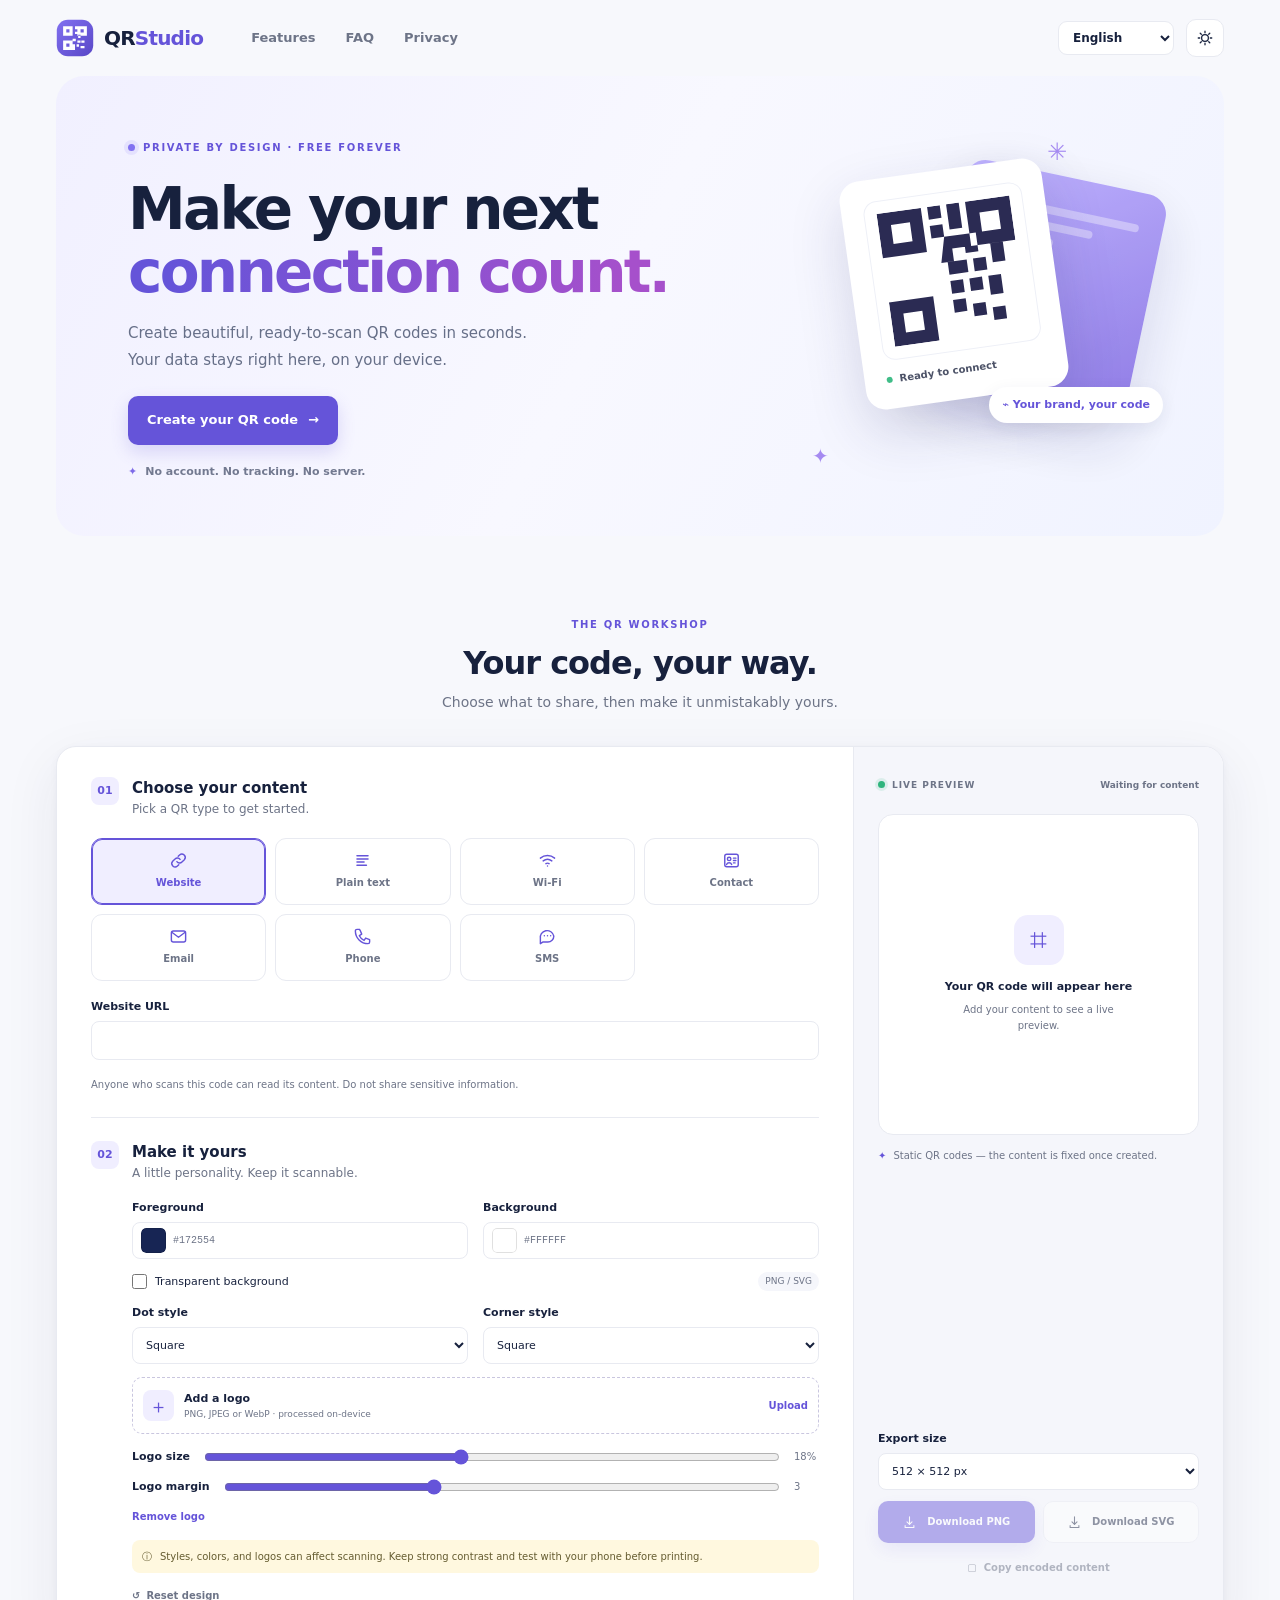
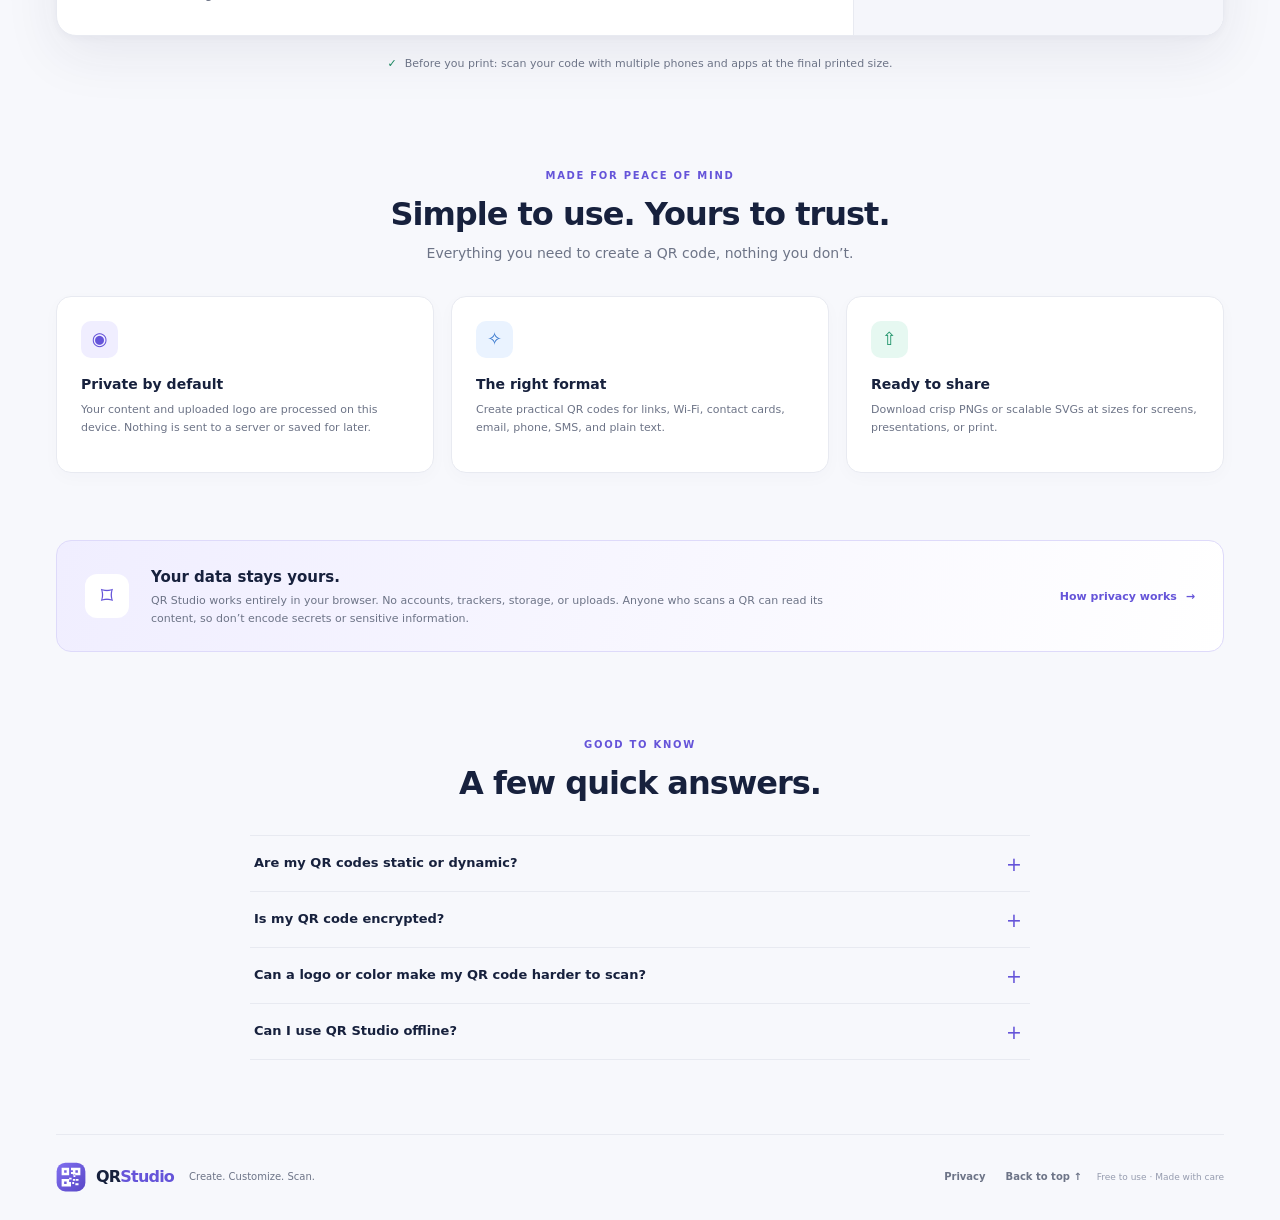
<file: QR/index.html>
<!doctype html>
<html lang="en" dir="ltr">
<head>
  <meta charset="utf-8">
  <meta name="viewport" content="width=device-width, initial-scale=1">
  <meta name="theme-color" content="#f7f8fc">
  <meta name="description" content="Create, customize, and download private QR codes right in your browser.">
  <title>QR Studio — Create. Customize. Scan.</title>
  <link rel="icon" href="assets/logo.svg" type="image/svg+xml">
  <link rel="stylesheet" href="css/themes.css">
  <link rel="stylesheet" href="css/style.css">
  <link rel="stylesheet" href="css/responsive.css">
  <script defer src="libraries/qrcode-generator.js"></script>
  <script defer src="libraries/qrcode-generator-utf8.js"></script>
  <script type="module" src="js/app.js"></script>
</head>
<body>
  <a class="skip-link" href="#main" data-i18n="skip">Skip to content</a>
  <header class="site-header">
    <a class="brand" href="index.html" aria-label="QR Studio home">
      <img src="assets/logo.svg" width="38" height="38" alt="">
      <span>QR<span class="brand-accent">Studio</span></span>
    </a>
    <nav class="header-links" aria-label="Main navigation" data-i18n-aria-label="mainNavigation">
      <a href="#features" data-i18n="navFeatures">Features</a>
      <a href="#faq" data-i18n="navFaq">FAQ</a>
      <a href="privacy.html" data-i18n="navPrivacy">Privacy</a>
    </nav>
    <div class="header-actions">
      <label class="sr-only" for="language" data-i18n="language">Language</label>
      <select id="language" class="language-select" aria-label="Language">
        <option value="en">English</option>
        <option value="fr">Français</option>
        <option value="ar">العربية</option>
      </select>
      <button id="theme-toggle" class="icon-button theme-toggle" type="button" aria-label="Switch color theme" title="Switch color theme">
        <svg viewBox="0 0 24 24" aria-hidden="true"><path d="M12 3v2m0 14v2M3 12h2m14 0h2M5.64 5.64l1.42 1.42m9.88 9.88 1.42 1.42m0-12.72-1.42 1.42m-9.88 9.88-1.42 1.42M16.5 12a4.5 4.5 0 1 1-9 0 4.5 4.5 0 0 1 9 0Z"/></svg>
      </button>
    </div>
  </header>

  <main id="main">
    <section class="hero">
      <div class="hero-copy">
        <span class="eyebrow"><span class="eyebrow-dot"></span><span data-i18n="heroEyebrow">PRIVATE BY DESIGN · FREE FOREVER</span></span>
        <h1 data-i18n="heroTitle" data-i18n-html="true">Make your next<br><span class="gradient-text">connection count.</span></h1>
        <p data-i18n="heroSubtitle">Create beautiful, ready-to-scan QR codes in seconds. Your data stays right here, on your device.</p>
        <a class="button button-primary hero-cta" href="#studio"><span data-i18n="heroCta">Create your QR code</span><span aria-hidden="true">→</span></a>
        <div class="hero-trust"><span aria-hidden="true">✦</span><span data-i18n="heroTrust">No account. No tracking. No server.</span></div>
      </div>
      <div class="hero-art" aria-hidden="true">
        <div class="art-glow"></div>
        <div class="art-card art-card-back"><span></span><span></span><span></span></div>
        <div class="art-card art-card-front">
          <div class="art-code">
            <svg viewBox="0 0 21 21" role="presentation">
              <path fill="currentColor" fill-rule="evenodd" d="M0 0h7v7H0zm2 2v3h3V2zm12-2h7v7h-7zm2 2v3h3V2zM0 14h7v7H0zm2 2v3h3v-3zm6-16h2v2H8zm3 0h2v4h-2zm-3 3h2v2H8zm2 2h3v2h-2v2h-2zm3 0h2v3h-2zm-3 4h3v2h-3zm4 0h2v2h-2zm3-2h2v3h-2zm-7 5h2v2h-2zm3 0h2v2h-2zm3 0h2v3h-2zm-6 3h2v2h-2zm3 1h2v2h-2zm3 1h2v2h-2z"/>
            </svg>
          </div>
          <div class="art-caption"><span class="art-caption-dot"></span><span data-i18n="heroCard">Ready to connect</span></div>
        </div>
        <div class="art-chip">⌁ <span data-i18n="heroChip">Your brand, your code</span></div>
        <div class="art-sparkle sparkle-one">✳</div><div class="art-sparkle sparkle-two">✦</div>
      </div>
    </section>

    <section id="studio" class="studio-section section-wrap">
      <div class="section-heading">
        <span class="eyebrow" data-i18n="studioEyebrow">THE QR WORKSHOP</span>
        <h2 data-i18n="studioTitle">Your code, your way.</h2>
        <p data-i18n="studioSubtitle">Choose what to share, then make it unmistakably yours.</p>
      </div>
      <div class="studio-card">
        <div class="editor-column">
          <div class="step-heading"><span class="step-number">01</span><div><h3 data-i18n="contentTitle">Choose your content</h3><p data-i18n="contentHint">Pick a QR type to get started.</p></div></div>
          <div id="type-selector" class="type-grid" role="group" aria-label="QR code type"></div>
          <form id="content-form" novalidate>
            <div id="fields" class="form-fields"></div>
          </form>

          <div class="editor-divider"></div>
          <div class="step-heading"><span class="step-number">02</span><div><h3 data-i18n="designTitle">Make it yours</h3><p data-i18n="designHint">A little personality. Keep it scannable.</p></div></div>
          <div class="design-controls">
            <div class="color-row">
              <label class="color-control"><span data-i18n="foreground">Foreground</span><span class="color-input-wrap"><input id="foreground" type="color" value="#172554" aria-label="Foreground color"><span id="foreground-value">#172554</span></span></label>
              <label class="color-control"><span data-i18n="background">Background</span><span class="color-input-wrap"><input id="background" type="color" value="#ffffff" aria-label="Background color"><span id="background-value">#FFFFFF</span></span></label>
            </div>
            <label class="check-row"><input id="transparent" type="checkbox"><span data-i18n="transparent">Transparent background</span><span class="supported-pill" data-i18n="supported">PNG / SVG</span></label>
            <div class="select-row">
              <label><span data-i18n="dotStyle">Dot style</span><select id="dot-style"><option value="square" data-i18n="styleSquare">Square</option><option value="rounded" data-i18n="styleRounded">Rounded</option><option value="circle" data-i18n="styleCircle">Circle</option></select></label>
              <label><span data-i18n="cornerStyle">Corner style</span><select id="corner-style"><option value="square" data-i18n="styleSquare">Square</option><option value="rounded" data-i18n="styleRounded">Rounded</option></select></label>
            </div>
            <label class="upload-control" for="logo-upload">
              <span class="upload-icon" aria-hidden="true">＋</span><span class="upload-copy"><strong data-i18n="logoLabel">Add a logo</strong><small id="logo-name" data-i18n="logoHint">PNG, JPEG or WebP · processed on-device</small></span><span class="upload-action" data-i18n="upload">Upload</span>
              <input id="logo-upload" type="file" accept="image/png,image/jpeg,image/webp">
            </label>
            <div id="logo-options" class="logo-options" hidden>
              <label><span data-i18n="logoSize">Logo size</span><input id="logo-size" type="range" min="10" max="28" value="18"><output id="logo-size-output">18%</output></label>
              <label><span data-i18n="logoMargin">Logo margin</span><input id="logo-margin" type="range" min="0" max="8" value="3"><output id="logo-margin-output">3</output></label>
              <button id="remove-logo" class="text-button" type="button" data-i18n="removeLogo">Remove logo</button>
            </div>
            <div class="design-note" role="note"><span aria-hidden="true">ⓘ</span><span data-i18n="designWarning">Styles, colors, and logos can affect scanning. Keep strong contrast and test with your phone before printing.</span></div>
            <button id="reset-design" class="reset-button" type="button"><span aria-hidden="true">↺</span><span data-i18n="reset">Reset design</span></button>
          </div>
        </div>

        <aside class="preview-column" aria-label="QR code preview" data-i18n-aria-label="previewRegion">
          <div class="preview-topline"><span class="live-indicator"></span><span data-i18n="livePreview">LIVE PREVIEW</span><span id="preview-status" class="preview-status" aria-live="polite" data-i18n="waiting">Waiting for content</span></div>
          <div id="preview-stage" class="preview-stage">
            <div id="preview-placeholder" class="preview-placeholder"><div class="placeholder-icon">⌗</div><strong data-i18n="emptyTitle">Your QR code will appear here</strong><span data-i18n="emptyHint">Add your content to see a live preview.</span></div>
            <img id="qr-preview" alt="" hidden>
            <div id="preview-error" class="preview-error" role="alert" hidden></div>
          </div>
          <div class="preview-tip"><span aria-hidden="true">✦</span><span data-i18n="staticNote">Static QR codes — the content is fixed once created.</span></div>
          <div class="download-controls">
            <label class="size-select"><span data-i18n="exportSize">Export size</span><select id="export-size"><option value="256">256 × 256 px</option><option value="512" selected>512 × 512 px</option><option value="1024">1024 × 1024 px</option><option value="2048">2048 × 2048 px</option></select></label>
            <div class="download-buttons">
              <button id="download-png" class="button button-primary" type="button" disabled><svg viewBox="0 0 24 24" aria-hidden="true"><path d="M12 3v12m0 0 4-4m-4 4-4-4M5 17v3h14v-3"/></svg><span data-i18n="downloadPng">Download PNG</span></button>
              <button id="download-svg" class="button button-secondary" type="button" disabled><svg viewBox="0 0 24 24" aria-hidden="true"><path d="M12 3v12m0 0 4-4m-4 4-4-4M5 17v3h14v-3"/></svg><span data-i18n="downloadSvg">Download SVG</span></button>
            </div>
            <button id="copy-content" class="copy-button" type="button" disabled><span aria-hidden="true">▢</span><span data-i18n="copyContent">Copy encoded content</span></button>
            <p id="feedback" class="feedback" aria-live="polite"></p>
          </div>
        </aside>
      </div>
      <p class="scan-reminder"><span aria-hidden="true">✓</span><span data-i18n="scanTest">Before you print: scan your code with multiple phones and apps at the final printed size.</span></p>
    </section>

    <section id="features" class="features-section section-wrap">
      <div class="section-heading">
        <span class="eyebrow" data-i18n="featuresEyebrow">MADE FOR PEACE OF MIND</span>
        <h2 data-i18n="featuresTitle">Simple to use. Yours to trust.</h2>
        <p data-i18n="featuresSubtitle">Everything you need to create a QR code, nothing you don’t.</p>
      </div>
      <div class="feature-grid">
        <article class="feature-card"><div class="feature-icon purple">◉</div><h3 data-i18n="featurePrivateTitle">Private by default</h3><p data-i18n="featurePrivateBody">Your content and uploaded logo are processed on this device. Nothing is sent to a server or saved for later.</p></article>
        <article class="feature-card"><div class="feature-icon blue">✧</div><h3 data-i18n="featureFormatTitle">The right format</h3><p data-i18n="featureFormatBody">Create practical QR codes for links, Wi-Fi, contact cards, email, phone, SMS, and plain text.</p></article>
        <article class="feature-card"><div class="feature-icon mint">⇧</div><h3 data-i18n="featureExportTitle">Ready to share</h3><p data-i18n="featureExportBody">Download crisp PNGs or scalable SVGs at sizes for screens, presentations, or print.</p></article>
      </div>
    </section>

    <section class="privacy-banner section-wrap">
      <div class="privacy-banner-icon" aria-hidden="true">⌑</div>
      <div><h2 data-i18n="privacyBannerTitle">Your data stays yours.</h2><p data-i18n="privacyBannerBody">QR Studio works entirely in your browser. No accounts, trackers, storage, or uploads. Anyone who scans a QR can read its content, so don’t encode secrets or sensitive information.</p></div>
      <a href="privacy.html" class="privacy-link"><span data-i18n="privacyDetails">How privacy works</span><span aria-hidden="true">→</span></a>
    </section>

    <section id="faq" class="faq-section section-wrap">
      <div class="section-heading"><span class="eyebrow" data-i18n="faqEyebrow">GOOD TO KNOW</span><h2 data-i18n="faqTitle">A few quick answers.</h2></div>
      <div class="faq-list">
        <details><summary data-i18n="faq1Question">Are my QR codes static or dynamic?</summary><p data-i18n="faq1Answer">QR Studio creates static QR codes. Their content is embedded directly in the pattern and cannot be changed after creation. To update the content, create and share a new QR code.</p></details>
        <details><summary data-i18n="faq2Question">Is my QR code encrypted?</summary><p data-i18n="faq2Answer">No. QR codes are not encrypted. Anyone with a camera or scanner can read the content encoded in one. Avoid putting passwords, private keys, or sensitive personal data in a QR code you share publicly.</p></details>
        <details><summary data-i18n="faq3Question">Can a logo or color make my QR code harder to scan?</summary><p data-i18n="faq3Answer">Yes. Low contrast, decorative styles, and logos covering too many modules can reduce scan reliability. Keep a clear border, use strong contrast, and test the exported code on multiple phones before printing.</p></details>
        <details><summary data-i18n="faq4Question">Can I use QR Studio offline?</summary><p data-i18n="faq4Answer">After the required site files have loaded, QR generation and image processing work in your browser without a network connection. A first visit still needs to load the site files; QR Studio does not promise offline access before that.</p></details>
      </div>
    </section>
  </main>
  <footer class="site-footer">
    <a class="brand footer-brand" href="index.html"><img src="assets/logo.svg" width="30" height="30" alt=""><span>QR<span class="brand-accent">Studio</span></span></a>
    <span class="footer-tagline" data-i18n="footerTagline">Create. Customize. Scan.</span>
    <div class="footer-links"><a href="privacy.html" data-i18n="navPrivacy">Privacy</a><a href="#main" data-i18n="backTop">Back to top ↑</a></div>
    <small data-i18n="footerRights">Free to use · Made with care</small>
  </footer>
</body>
</html>
</file>
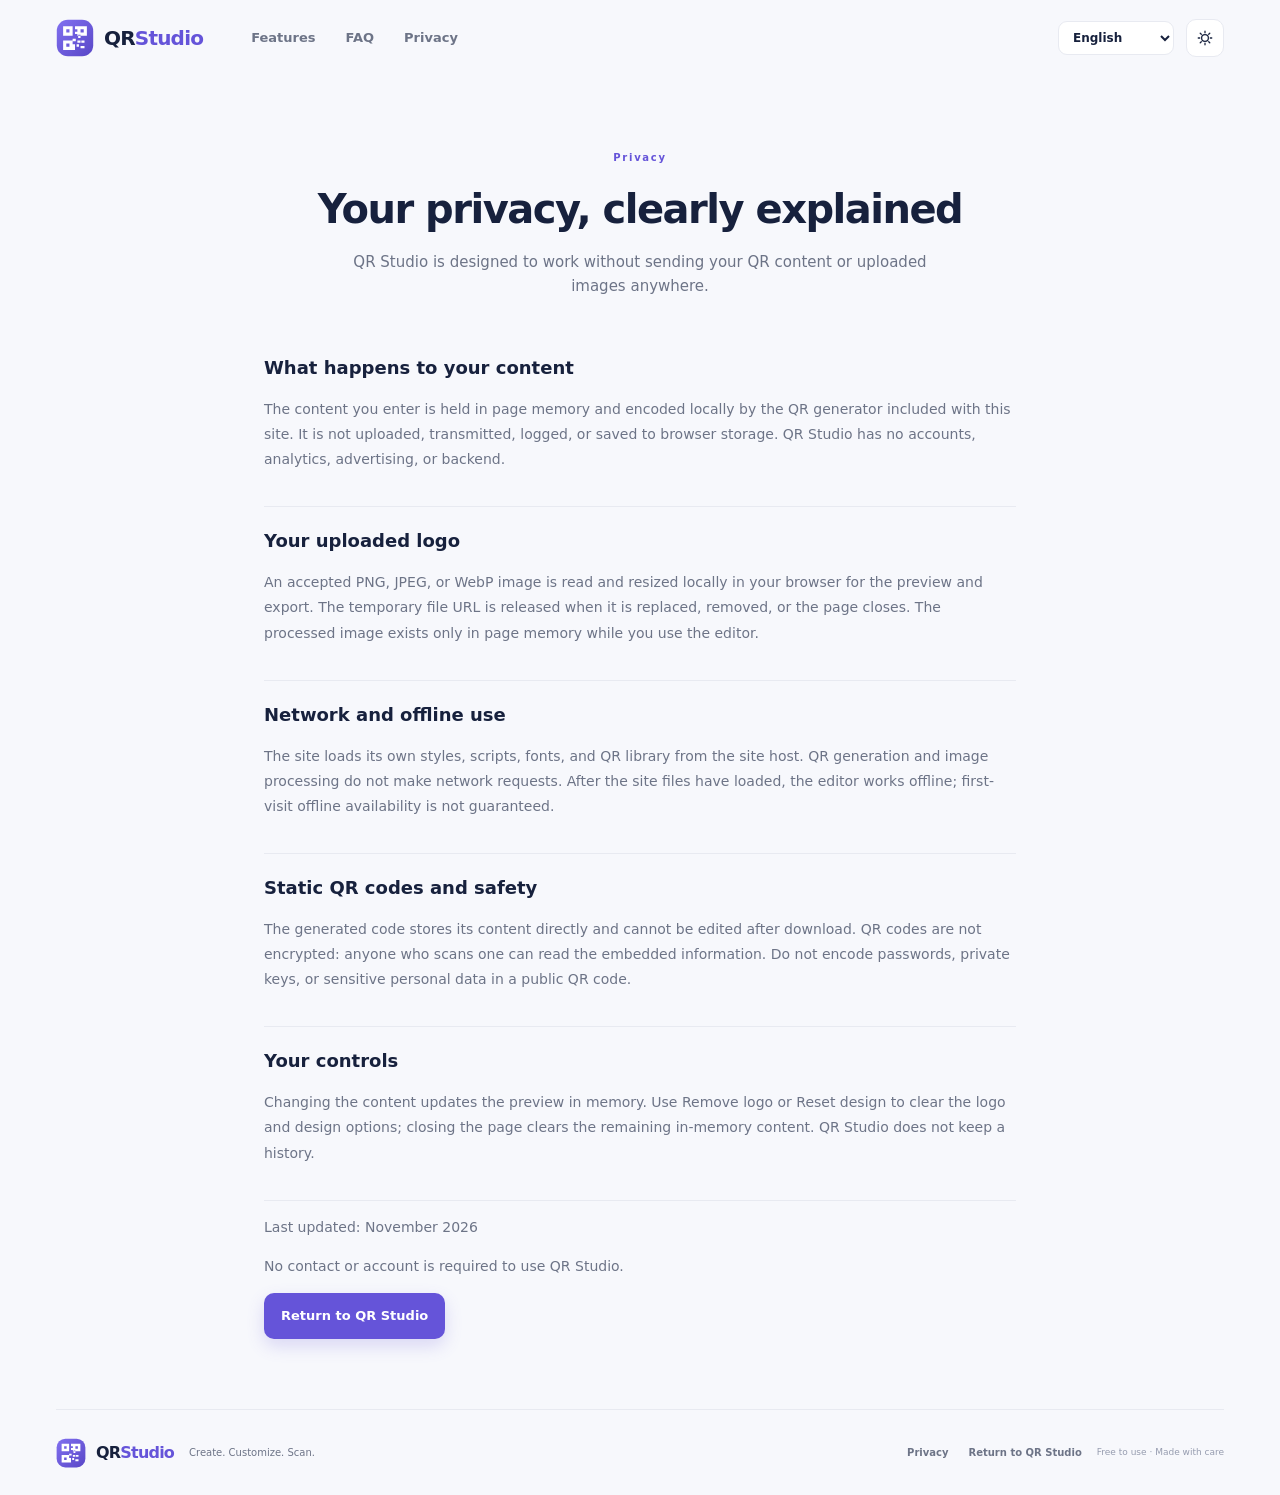
<file: QR/privacy.html>
<!doctype html>
<html lang="en" dir="ltr">
<head>
  <meta charset="utf-8">
  <meta name="viewport" content="width=device-width, initial-scale=1">
  <meta name="theme-color" content="#f7f8fc">
  <meta name="description" content="Learn how QR Studio handles your QR content and uploaded logos locally in your browser.">
  <title>Privacy — QR Studio</title>
  <link rel="icon" href="assets/logo.svg" type="image/svg+xml">
  <link rel="stylesheet" href="css/themes.css">
  <link rel="stylesheet" href="css/style.css">
  <link rel="stylesheet" href="css/responsive.css">
  <script type="module" src="js/privacy.js"></script>
</head>
<body>
  <a class="skip-link" href="#main" data-i18n="skip">Skip to content</a>
  <header class="site-header">
    <a class="brand" href="index.html"><img src="assets/logo.svg" width="38" height="38" alt=""><span>QR<span class="brand-accent">Studio</span></span></a>
    <nav class="header-links" aria-label="Main navigation" data-i18n-aria-label="mainNavigation"><a href="index.html#features" data-i18n="navFeatures">Features</a><a href="index.html#faq" data-i18n="navFaq">FAQ</a><a href="privacy.html" aria-current="page" data-i18n="navPrivacy">Privacy</a></nav>
    <div class="header-actions">
      <label class="sr-only" for="language" data-i18n="language">Language</label>
      <select id="language" class="language-select" aria-label="Language"><option value="en">English</option><option value="fr">Français</option><option value="ar">العربية</option></select>
      <button id="theme-toggle" class="icon-button theme-toggle" type="button" aria-label="Switch color theme" title="Switch color theme"><svg viewBox="0 0 24 24" aria-hidden="true"><path d="M12 3v2m0 14v2M3 12h2m14 0h2M5.64 5.64l1.42 1.42m9.88 9.88 1.42 1.42m0-12.72-1.42 1.42m-9.88 9.88-1.42 1.42M16.5 12a4.5 4.5 0 1 1-9 0 4.5 4.5 0 0 1 9 0Z"/></svg></button>
    </div>
  </header>
  <main id="main" class="privacy-page">
    <section class="privacy-hero">
      <span class="eyebrow" data-i18n="navPrivacy">Privacy</span>
      <h1 data-i18n="privacyPageTitle">Your privacy, clearly explained</h1>
      <p data-i18n="privacyPageLead">QR Studio is designed to work without sending your QR content or uploaded images anywhere.</p>
    </section>
    <article class="privacy-content">
      <section><h2 data-i18n="privacyWhatTitle">What happens to your content</h2><p data-i18n="privacyWhatBody"></p></section>
      <section><h2 data-i18n="privacyLogoTitle">Your uploaded logo</h2><p data-i18n="privacyLogoBody"></p></section>
      <section><h2 data-i18n="privacyNetworkTitle">Network and offline use</h2><p data-i18n="privacyNetworkBody"></p></section>
      <section><h2 data-i18n="privacyStaticTitle">Static QR codes and safety</h2><p data-i18n="privacyStaticBody"></p></section>
      <section><h2 data-i18n="privacyControlsTitle">Your controls</h2><p data-i18n="privacyControlsBody"></p></section>
      <p data-i18n="privacyUpdated"></p>
      <p data-i18n="contactTitle"></p>
      <a class="button button-primary" href="index.html" data-i18n="returnHome">Return to QR Studio</a>
    </article>
  </main>
  <footer class="site-footer">
    <a class="brand footer-brand" href="index.html"><img src="assets/logo.svg" width="30" height="30" alt=""><span>QR<span class="brand-accent">Studio</span></span></a>
    <span class="footer-tagline" data-i18n="footerTagline">Create. Customize. Scan.</span>
    <div class="footer-links"><a href="privacy.html" data-i18n="navPrivacy">Privacy</a><a href="index.html" data-i18n="returnHome">Return to QR Studio</a></div>
    <small data-i18n="footerRights">Free to use · Made with care</small>
  </footer>
</body>
</html>
</file>
<file: QR/css/themes.css>
:root {
  color-scheme: light;
  --page: #f7f8fc;
  --surface: #ffffff;
  --surface-soft: #f5f6fb;
  --text: #17213d;
  --muted: #6d7487;
  --faint: #969caf;
  --line: #e8eaf1;
  --primary: #6554d9;
  --primary-hover: #5544c8;
  --primary-soft: #f0eeff;
  --navy: #172554;
  --good: #17845d;
  --danger: #c64055;
  --shadow-card: 0 18px 55px rgba(34, 41, 79, .08), 0 2px 8px rgba(34, 41, 79, .035);
  --shadow-small: 0 5px 18px rgba(34, 41, 79, .07);
}
:root[data-theme="dark"] {
  color-scheme: dark;
  --page: #101320;
  --surface: #191d2d;
  --surface-soft: #202537;
  --text: #edf0fc;
  --muted: #b0b6ca;
  --faint: #868da5;
  --line: #2e3449;
  --primary: #a79aff;
  --primary-hover: #b9afff;
  --primary-soft: #302c4d;
  --navy: #dee5ff;
  --good: #6fdaad;
  --danger: #ff8d9f;
  --shadow-card: 0 18px 55px rgba(0, 0, 0, .23), 0 2px 8px rgba(0, 0, 0, .15);
  --shadow-small: 0 5px 18px rgba(0, 0, 0, .2);
}
</file>
<file: QR/css/style.css>
* { box-sizing: border-box; }
html { scroll-behavior: smooth; scroll-padding-top: 85px; }
body { margin: 0; background: var(--page); color: var(--text); font-family: Inter, ui-sans-serif, system-ui, -apple-system, "Segoe UI", sans-serif; font-size: 15px; line-height: 1.6; -webkit-font-smoothing: antialiased; }
button, input, select, textarea { font: inherit; }
button, select { cursor: pointer; }
a { color: inherit; text-decoration: none; }
button:focus-visible, a:focus-visible, input:focus-visible, select:focus-visible, textarea:focus-visible, summary:focus-visible { outline: 3px solid #9384ff; outline-offset: 3px; }
.sr-only, .skip-link:not(:focus) { position: absolute; width: 1px; height: 1px; padding: 0; margin: -1px; overflow: hidden; clip: rect(0,0,0,0); white-space: nowrap; border: 0; }
.skip-link:focus { position: fixed; inset: 12px auto auto 12px; z-index: 20; padding: 9px 14px; border-radius: 9px; background: var(--surface); color: var(--text); box-shadow: var(--shadow-card); }
.site-header { height: 76px; max-width: 1240px; margin: auto; padding: 0 36px; display: flex; align-items: center; gap: 48px; }
.brand { display: inline-flex; align-items: center; gap: 10px; font-size: 20px; font-weight: 780; letter-spacing: -.8px; flex-shrink: 0; }
.brand img { display: block; }
.brand-accent { color: var(--primary); }
.header-links, .header-actions { display: flex; align-items: center; gap: 30px; }
.header-links { flex: 1; }
.header-links a, .footer-links a { color: var(--muted); font-size: 13px; font-weight: 600; transition: color .18s ease; }
.header-links a:hover, .footer-links a:hover { color: var(--primary); }
.header-actions { gap: 12px; }
.language-select { border: 1px solid var(--line); background: var(--surface); color: var(--text); border-radius: 9px; padding: 8px 27px 8px 10px; font-size: 12px; font-weight: 600; }
.icon-button { width: 38px; height: 38px; border: 1px solid var(--line); background: var(--surface); color: var(--text); border-radius: 10px; display: grid; place-items: center; }
.icon-button svg { width: 18px; height: 18px; fill: none; stroke: currentColor; stroke-width: 1.7; stroke-linecap: round; }
.hero { position: relative; overflow: hidden; max-width: 1168px; min-height: 455px; margin: 0 auto; padding: 58px 72px 56px; display: flex; align-items: center; border-radius: 28px; background: linear-gradient(118deg, #f1f0ff 0%, #f8f8ff 48%, #f0f3ff 100%); }
:root[data-theme="dark"] .hero { background: linear-gradient(118deg, #24243b, #1d2339 58%, #222b46); }
.hero-copy { position: relative; z-index: 1; width: 56%; }
.eyebrow { color: var(--primary); font-size: 10px; letter-spacing: 1.7px; font-weight: 800; }
.hero .eyebrow { display: inline-flex; align-items: center; gap: 8px; }
.eyebrow-dot { width: 7px; height: 7px; border-radius: 50%; background: #8272f1; box-shadow: 0 0 0 4px rgba(130,114,241,.13); }
.hero h1 { margin: 20px 0 12px; color: #17213d; font-size: clamp(40px, 5vw, 58px); letter-spacing: -2.7px; line-height: 1.08; font-weight: 780; }
:root[data-theme="dark"] .hero h1 { color: var(--text); }
.gradient-text { background: linear-gradient(95deg, #6554d9 8%, #a650cb 92%); -webkit-background-clip: text; background-clip: text; color: transparent; }
.hero-copy > p { max-width: 430px; color: #666f88; font-size: 15px; line-height: 1.75; margin: 17px 0 23px; }
:root[data-theme="dark"] .hero-copy > p { color: #bdc3d7; }
.button { min-height: 46px; border: 0; border-radius: 10px; display: inline-flex; align-items: center; justify-content: center; gap: 10px; padding: 0 17px; font-weight: 680; font-size: 13px; transition: transform .18s ease, box-shadow .18s ease, background .18s ease; }
.button:hover:not(:disabled) { transform: translateY(-1px); }
.button:disabled { cursor: not-allowed; opacity: .46; }
.button-primary { background: #6554d9; color: #fff; box-shadow: 0 7px 17px rgba(101,84,217,.2); }
.button-primary:hover:not(:disabled) { background: #5645c7; box-shadow: 0 9px 23px rgba(101,84,217,.28); }
.button-secondary { color: var(--text); background: var(--surface); border: 1px solid var(--line); }
.hero-cta { min-height: 49px; padding: 0 19px; }
.hero-trust { display: flex; align-items: center; gap: 8px; margin-top: 18px; color: #727990; font-size: 11px; font-weight: 600; }
.hero-trust span:first-child { color: #7e6be8; }
.hero-art { position: absolute; width: 400px; height: 360px; right: 56px; top: 44px; }
.art-glow { position: absolute; width: 300px; height: 300px; right: 18px; top: 30px; border-radius: 50%; background: radial-gradient(circle, rgba(142,129,255,.25), rgba(142,129,255,0) 68%); }
.art-card { position: absolute; width: 204px; height: 230px; border-radius: 20px; box-shadow: 0 23px 55px rgba(39,44,98,.17); }
.art-card-back { right: 20px; top: 55px; transform: rotate(12deg); background: linear-gradient(145deg, #b8aaff, #826ce2); opacity: .88; padding: 24px; }
.art-card-back span { display: block; height: 8px; background: rgba(255,255,255,.37); border-radius: 6px; margin: 8px 0; }
.art-card-back span:nth-child(2) { width: 72%; }
.art-card-back span:nth-child(3) { width: 48%; }
.art-card-front { right: 112px; top: 49px; transform: rotate(-8deg); background: #fff; padding: 22px 22px 14px; }
.art-code { width: 160px; height: 160px; padding: 12px; color: #2b2b53; border: 1px solid #eef0f7; border-radius: 13px; }
.art-code svg { width: 100%; height: 100%; }
.art-caption { color: #4c5267; display: flex; align-items: center; gap: 7px; padding-top: 11px; font-size: 10px; font-weight: 700; }
.art-caption-dot { width: 6px; height: 6px; border-radius: 50%; background: #40bd88; }
.art-chip { position: absolute; top: 267px; right: 5px; background: var(--surface); color: #6554d9; border-radius: 30px; padding: 9px 13px; box-shadow: var(--shadow-small); font-size: 11px; font-weight: 700; }
.art-sparkle { position: absolute; color: #a58af1; }
.sparkle-one { top: 13px; right: 101px; font-size: 24px; }
.sparkle-two { bottom: 8px; left: 44px; font-size: 20px; }
.section-wrap { max-width: 1168px; margin-left: auto; margin-right: auto; }
.studio-section { padding-top: 75px; }
.section-heading { text-align: center; margin-bottom: 32px; }
.section-heading h2 { margin: 8px 0 4px; font-size: 32px; letter-spacing: -1px; line-height: 1.25; }
.section-heading p { margin: 8px 0 0; color: var(--muted); font-size: 14px; }
.studio-card { display: grid; grid-template-columns: minmax(0, 1fr) 370px; overflow: hidden; border: 1px solid var(--line); border-radius: 20px; background: var(--surface); box-shadow: var(--shadow-card); }
.editor-column { padding: 30px 34px 29px; }
.step-heading { display: flex; align-items: flex-start; gap: 13px; }
.step-number { width: 28px; height: 28px; display: grid; place-items: center; border-radius: 8px; background: var(--primary-soft); color: var(--primary); font-size: 11px; font-weight: 800; flex-shrink: 0; }
.step-heading h3 { margin: 1px 0 1px; font-size: 15px; line-height: 1.4; }
.step-heading p { margin: 0; color: var(--muted); font-size: 12px; }
.type-grid { display: grid; grid-template-columns: repeat(4, minmax(0, 1fr)); gap: 9px; margin: 19px 0 17px; }
.type-button { min-height: 67px; padding: 8px 5px; border: 1px solid var(--line); border-radius: 11px; background: var(--surface); color: var(--muted); display: flex; flex-direction: column; align-items: center; justify-content: center; gap: 5px; font-size: 10px; font-weight: 650; transition: border-color .17s ease, color .17s ease, background .17s ease, transform .17s ease; }
.type-button:hover { border-color: #bcb3ff; transform: translateY(-1px); }
.type-button[aria-pressed="true"] { border-color: var(--primary); color: var(--primary); background: var(--primary-soft); box-shadow: inset 0 0 0 1px var(--primary); }
.type-icon { width: 19px; height: 19px; object-fit: contain; }
.form-fields { display: grid; grid-template-columns: repeat(2, minmax(0, 1fr)); gap: 13px 15px; }
.field { min-width: 0; display: flex; flex-direction: column; gap: 5px; }
.field-wide { grid-column: 1 / -1; }
.field label, .color-control > span:first-child, .select-row label > span:first-child, .size-select > span, .logo-options label > span:first-child { color: var(--text); font-size: 11px; font-weight: 680; }
.field input, .field textarea, .field select, .select-row select, .size-select select { width: 100%; min-width: 0; border: 1px solid var(--line); border-radius: 8px; background: var(--surface); color: var(--text); padding: 9px 10px; font-size: 12px; outline: none; transition: border-color .15s ease, box-shadow .15s ease; }
.field input, .field select { height: 39px; }
.field textarea { min-height: 77px; resize: vertical; }
.field input:focus, .field textarea:focus, .field select:focus, .select-row select:focus, .size-select select:focus { border-color: var(--primary); box-shadow: 0 0 0 3px rgba(101,84,217,.1); }
.field input[aria-invalid="true"], .field textarea[aria-invalid="true"], .field select[aria-invalid="true"] { border-color: var(--danger); }
.field-hint, .field-error { color: var(--muted); font-size: 10px; line-height: 1.4; }
.field-error { color: var(--danger); }
.checkbox-field { display: flex; align-items: center; gap: 8px; color: var(--text); font-size: 11px; }
.checkbox-field input, .check-row input { accent-color: var(--primary); width: 15px; height: 15px; margin: 0; }
.editor-divider { height: 1px; background: var(--line); margin: 25px 0 23px; }
.design-controls { margin: 16px 0 0 41px; display: flex; flex-direction: column; gap: 13px; }
.color-row { display: grid; grid-template-columns: 1fr 1fr; gap: 15px; }
.color-control { display: flex; flex-direction: column; gap: 6px; }
.color-input-wrap { display: flex; align-items: center; gap: 7px; min-height: 37px; border: 1px solid var(--line); border-radius: 8px; padding: 4px 8px; color: var(--muted); font-size: 10px; font-family: ui-monospace, SFMono-Regular, Consolas, monospace; }
.color-input-wrap input { width: 25px; height: 25px; padding: 0; border: 0; background: none; border-radius: 5px; cursor: pointer; }
.color-input-wrap input::-webkit-color-swatch-wrapper { padding: 0; }
.color-input-wrap input::-webkit-color-swatch { border: 1px solid rgba(0,0,0,.12); border-radius: 5px; }
.check-row { display: flex; align-items: center; gap: 8px; color: var(--text); font-size: 11px; }
.supported-pill { margin-inline-start: auto; border-radius: 20px; padding: 2px 7px; color: var(--muted); background: var(--surface-soft); font-size: 9px; }
.select-row { display: grid; grid-template-columns: 1fr 1fr; gap: 15px; }
.select-row label, .size-select { display: flex; flex-direction: column; gap: 6px; }
.select-row select, .size-select select { height: 37px; padding: 7px 9px; font-size: 11px; }
.upload-control { min-height: 57px; display: flex; align-items: center; gap: 10px; border: 1px dashed #c9c6df; border-radius: 10px; padding: 8px 10px; cursor: pointer; transition: border-color .17s ease, background .17s ease; }
.upload-control:hover { border-color: var(--primary); background: var(--primary-soft); }
.upload-control input { position: absolute; width: 1px; height: 1px; overflow: hidden; opacity: 0; }
.upload-control:focus-within { outline: 3px solid #9384ff; outline-offset: 3px; }
.upload-icon { width: 31px; height: 31px; display: grid; place-items: center; border-radius: 8px; background: var(--primary-soft); color: var(--primary); font-size: 19px; }
.upload-copy { display: flex; flex: 1; flex-direction: column; min-width: 0; }
.upload-copy strong { font-size: 11px; }
.upload-copy small { color: var(--muted); font-size: 9px; }
.upload-action { color: var(--primary); font-weight: 700; font-size: 10px; }
.logo-options { display: flex; flex-direction: column; gap: 10px; }
.logo-options label { display: flex; align-items: center; gap: 12px; }
.logo-options input[type="range"] { flex: 1; accent-color: var(--primary); }
.logo-options output { min-width: 25px; color: var(--muted); font-size: 10px; }
.text-button, .reset-button { border: 0; background: none; color: var(--primary); font-size: 10px; font-weight: 700; padding: 2px 0; text-align: start; width: max-content; }
.design-note { display: flex; align-items: flex-start; gap: 8px; padding: 9px 10px; border-radius: 8px; color: #655c30; background: #fff8df; font-size: 10px; line-height: 1.5; }
:root[data-theme="dark"] .design-note { color: #f3dfa0; background: #39331d; }
.design-note span:first-child { flex-shrink: 0; }
.reset-button { display: inline-flex; align-items: center; gap: 6px; color: var(--muted); }
.preview-column { padding: 27px 24px; background: var(--surface-soft); border-inline-start: 1px solid var(--line); display: flex; flex-direction: column; }
.preview-topline { min-height: 22px; display: flex; align-items: center; gap: 7px; color: var(--muted); font-size: 9px; font-weight: 800; letter-spacing: 1px; }
.live-indicator { width: 7px; height: 7px; border-radius: 50%; background: #2fb47d; box-shadow: 0 0 0 3px rgba(47,180,125,.13); }
.preview-status { margin-inline-start: auto; font-size: 9px; letter-spacing: 0; font-weight: 550; }
.preview-stage { width: 100%; aspect-ratio: 1; position: relative; display: grid; place-items: center; margin: 18px auto 13px; border: 1px solid var(--line); border-radius: 15px; background: var(--surface); overflow: hidden; }
.qr-preview { display: block; width: min(81%, 286px); height: auto; aspect-ratio: 1; object-fit: contain; }
#qr-preview { display: block; width: min(81%, 286px); height: auto; aspect-ratio: 1; object-fit: contain; }
#qr-preview[hidden] { display: none; }
.preview-placeholder { display: flex; flex-direction: column; align-items: center; gap: 6px; padding: 16px; text-align: center; color: var(--muted); }
.placeholder-icon { width: 50px; height: 50px; display: grid; place-items: center; margin-bottom: 7px; border-radius: 14px; background: var(--primary-soft); color: var(--primary); font-size: 30px; }
.preview-placeholder strong { color: var(--text); font-size: 11px; }
.preview-placeholder span { max-width: 190px; font-size: 10px; }
.preview-error { padding: 13px; color: var(--danger); text-align: center; font-size: 12px; }
.preview-tip { display: flex; gap: 7px; align-items: flex-start; color: var(--muted); font-size: 10px; }
.preview-tip span:first-child { color: var(--primary); }
.download-controls { display: flex; flex-direction: column; gap: 11px; margin-top: auto; padding-top: 19px; }
.size-select select { background-color: var(--surface); }
.download-buttons { display: grid; grid-template-columns: 1fr 1fr; gap: 8px; }
.download-buttons .button { min-height: 42px; padding: 0 9px; font-size: 10px; }
.download-buttons svg { width: 15px; height: 15px; fill: none; stroke: currentColor; stroke-width: 1.7; stroke-linecap: round; stroke-linejoin: round; }
.copy-button { display: flex; justify-content: center; align-items: center; gap: 7px; padding: 6px; border: 0; background: none; color: var(--muted); font-size: 10px; font-weight: 650; }
.copy-button:disabled { opacity: .5; cursor: not-allowed; }
.feedback { min-height: 15px; margin: 0; color: var(--good); text-align: center; font-size: 10px; }
.feedback.error { color: var(--danger); }
.scan-reminder { display: flex; justify-content: center; align-items: center; gap: 8px; margin: 19px 0 0; color: var(--muted); font-size: 11px; text-align: center; }
.scan-reminder span:first-child { color: var(--good); }
.features-section { padding-top: 89px; }
.feature-grid { display: grid; grid-template-columns: repeat(3, 1fr); gap: 17px; }
.feature-card { min-height: 177px; padding: 24px; border: 1px solid var(--line); border-radius: 15px; background: var(--surface); box-shadow: 0 5px 17px rgba(34,41,79,.025); }
.feature-icon { width: 37px; height: 37px; display: grid; place-items: center; border-radius: 10px; font-size: 18px; }
.feature-icon.purple { background: var(--primary-soft); color: var(--primary); }
.feature-icon.blue { background: #eaf3ff; color: #3878ce; }
.feature-icon.mint { background: #e6f8f1; color: #21946b; }
:root[data-theme="dark"] .feature-icon.blue { background: #243449; }
:root[data-theme="dark"] .feature-icon.mint { background: #1b3932; }
.feature-card h3 { margin: 15px 0 5px; font-size: 14px; }
.feature-card p { margin: 0; color: var(--muted); font-size: 11px; line-height: 1.7; }
.privacy-banner { display: grid; grid-template-columns: 48px 1fr auto; align-items: center; gap: 18px; margin-top: 67px; padding: 24px 28px; border: 1px solid #dedafa; border-radius: 15px; background: linear-gradient(105deg, var(--primary-soft), var(--surface)); }
.privacy-banner-icon { width: 44px; height: 44px; display: grid; place-items: center; border-radius: 12px; background: var(--surface); color: var(--primary); font-size: 24px; }
.privacy-banner h2 { margin: 0 0 3px; font-size: 15px; }
.privacy-banner p { margin: 0; max-width: 720px; color: var(--muted); font-size: 11px; line-height: 1.6; }
.privacy-link { display: inline-flex; align-items: center; gap: 9px; color: var(--primary); font-size: 11px; font-weight: 700; white-space: nowrap; }
.faq-section { padding-top: 79px; padding-bottom: 74px; }
.faq-list { max-width: 780px; margin: 0 auto; border-top: 1px solid var(--line); }
.faq-list details { border-bottom: 1px solid var(--line); }
.faq-list summary { position: relative; padding: 17px 35px 17px 4px; cursor: pointer; list-style: none; color: var(--text); font-size: 13px; font-weight: 680; }
.faq-list summary::-webkit-details-marker { display: none; }
.faq-list summary::after { content: "+"; position: absolute; right: 8px; top: 13px; color: var(--primary); font-size: 19px; font-weight: 400; }
.faq-list details[open] summary::after { content: "−"; }
.faq-list details p { margin: 0; padding: 0 25px 17px 4px; color: var(--muted); font-size: 12px; line-height: 1.75; }
.site-footer { max-width: 1168px; min-height: 86px; margin: auto; padding: 15px 0; border-top: 1px solid var(--line); display: flex; align-items: center; gap: 15px; }
.footer-brand { font-size: 16px; }
.footer-tagline { color: var(--muted); font-size: 10px; }
.footer-links { display: flex; gap: 20px; margin-inline-start: auto; }
.footer-links a { font-size: 10px; }
.site-footer small { color: var(--faint); font-size: 9px; }
.privacy-page { min-height: calc(100vh - 180px); }
.privacy-hero { padding: 68px 24px 36px; text-align: center; }
.privacy-hero h1 { margin: 9px 0; font-size: 40px; letter-spacing: -1.5px; }
.privacy-hero p { margin: auto; max-width: 610px; color: var(--muted); }
.privacy-content { max-width: 800px; margin: 0 auto; padding: 0 24px 70px; }
.privacy-content section { padding: 20px 0; border-bottom: 1px solid var(--line); }
.privacy-content h2 { margin: 0 0 8px; font-size: 18px; }
.privacy-content p, .privacy-content li { color: var(--muted); font-size: 14px; line-height: 1.8; }
.privacy-content ul { padding-inline-start: 22px; }
</file>
<file: QR/css/responsive.css>
@media (max-width: 1220px) {
  .section-wrap, .site-footer { margin-left: 32px; margin-right: 32px; }
  .hero { margin-left: 32px; margin-right: 32px; }
}
@media (max-width: 900px) {
  .hero { min-height: 390px; padding: 49px 44px; }
  .hero-copy { width: 62%; }
  .hero-art { right: -9px; transform: scale(.85); transform-origin: center right; }
  .studio-card { grid-template-columns: minmax(0, 1fr) 320px; }
  .editor-column { padding: 25px 23px; }
  .preview-column { padding: 24px 18px; }
  .design-controls { margin-inline-start: 0; }
  .feature-card { padding: 20px; }
}
@media (max-width: 680px) {
  .site-header { height: 66px; padding: 0 18px; gap: 10px; }
  .brand { font-size: 18px; gap: 7px; }
  .brand img { width: 33px; height: 33px; }
  .header-links { display: none; }
  .header-actions { margin-inline-start: auto; gap: 8px; }
  .language-select { max-width: 108px; padding: 7px 19px 7px 8px; }
  .hero { min-height: 565px; margin: 0 12px; padding: 36px 25px 260px; border-radius: 21px; align-items: flex-start; }
  .hero-copy { width: 100%; }
  .hero h1 { margin-top: 17px; font-size: clamp(39px, 11vw, 52px); letter-spacing: -2px; }
  .hero-copy > p { max-width: 420px; font-size: 13px; }
  .hero-art { top: auto; bottom: -34px; right: 50%; transform: translateX(50%) scale(.67); transform-origin: center center; }
  .section-wrap { margin-left: 14px; margin-right: 14px; }
  .studio-section { padding-top: 58px; }
  .section-heading { margin-bottom: 23px; }
  .section-heading h2 { font-size: 27px; }
  .section-heading p { font-size: 12px; }
  .studio-card { grid-template-columns: 1fr; border-radius: 16px; }
  .editor-column { padding: 22px 17px; }
  .type-grid { grid-template-columns: repeat(4, minmax(0, 1fr)); gap: 6px; margin-top: 15px; }
  .type-button { min-height: 62px; font-size: 9px; }
  .type-icon { font-size: 17px; }
  .form-fields { gap: 11px; }
  .field input, .field textarea, .field select { font-size: 12px; }
  .design-controls { gap: 12px; }
  .preview-column { border-inline-start: 0; border-top: 1px solid var(--line); padding: 22px 18px; }
  .preview-stage { max-width: 380px; }
  .download-controls { max-width: 380px; width: 100%; margin-inline: auto; }
  .scan-reminder { align-items: flex-start; font-size: 10px; }
  .features-section { padding-top: 63px; }
  .feature-grid { grid-template-columns: 1fr; gap: 10px; }
  .feature-card { min-height: 0; padding: 19px; }
  .feature-card h3 { margin-top: 11px; }
  .privacy-banner { grid-template-columns: 42px 1fr; gap: 12px; margin-top: 44px; padding: 18px; }
  .privacy-banner-icon { width: 39px; height: 39px; }
  .privacy-banner h2 { font-size: 14px; }
  .privacy-banner p { font-size: 10px; }
  .privacy-link { grid-column: 2; justify-self: start; }
  .faq-section { padding-top: 61px; padding-bottom: 54px; }
  .faq-list summary { font-size: 12px; }
  .site-footer { margin: 0 16px; flex-wrap: wrap; gap: 7px 12px; }
  .footer-links { margin-inline-start: auto; }
  .site-footer small { width: 100%; }
  .privacy-hero { padding-top: 47px; }
  .privacy-hero h1 { font-size: 32px; }
  .privacy-content { padding-inline: 20px; }
}
@media (max-width: 390px) {
  .type-grid { grid-template-columns: repeat(3, minmax(0, 1fr)); }
  .form-fields { grid-template-columns: 1fr; }
  .field-wide { grid-column: auto; }
  .download-buttons { grid-template-columns: 1fr; }
}
@media (prefers-reduced-motion: reduce) {
  *, *::before, *::after { scroll-behavior: auto !important; transition-duration: .01ms !important; animation-duration: .01ms !important; animation-iteration-count: 1 !important; }
}
</file>
